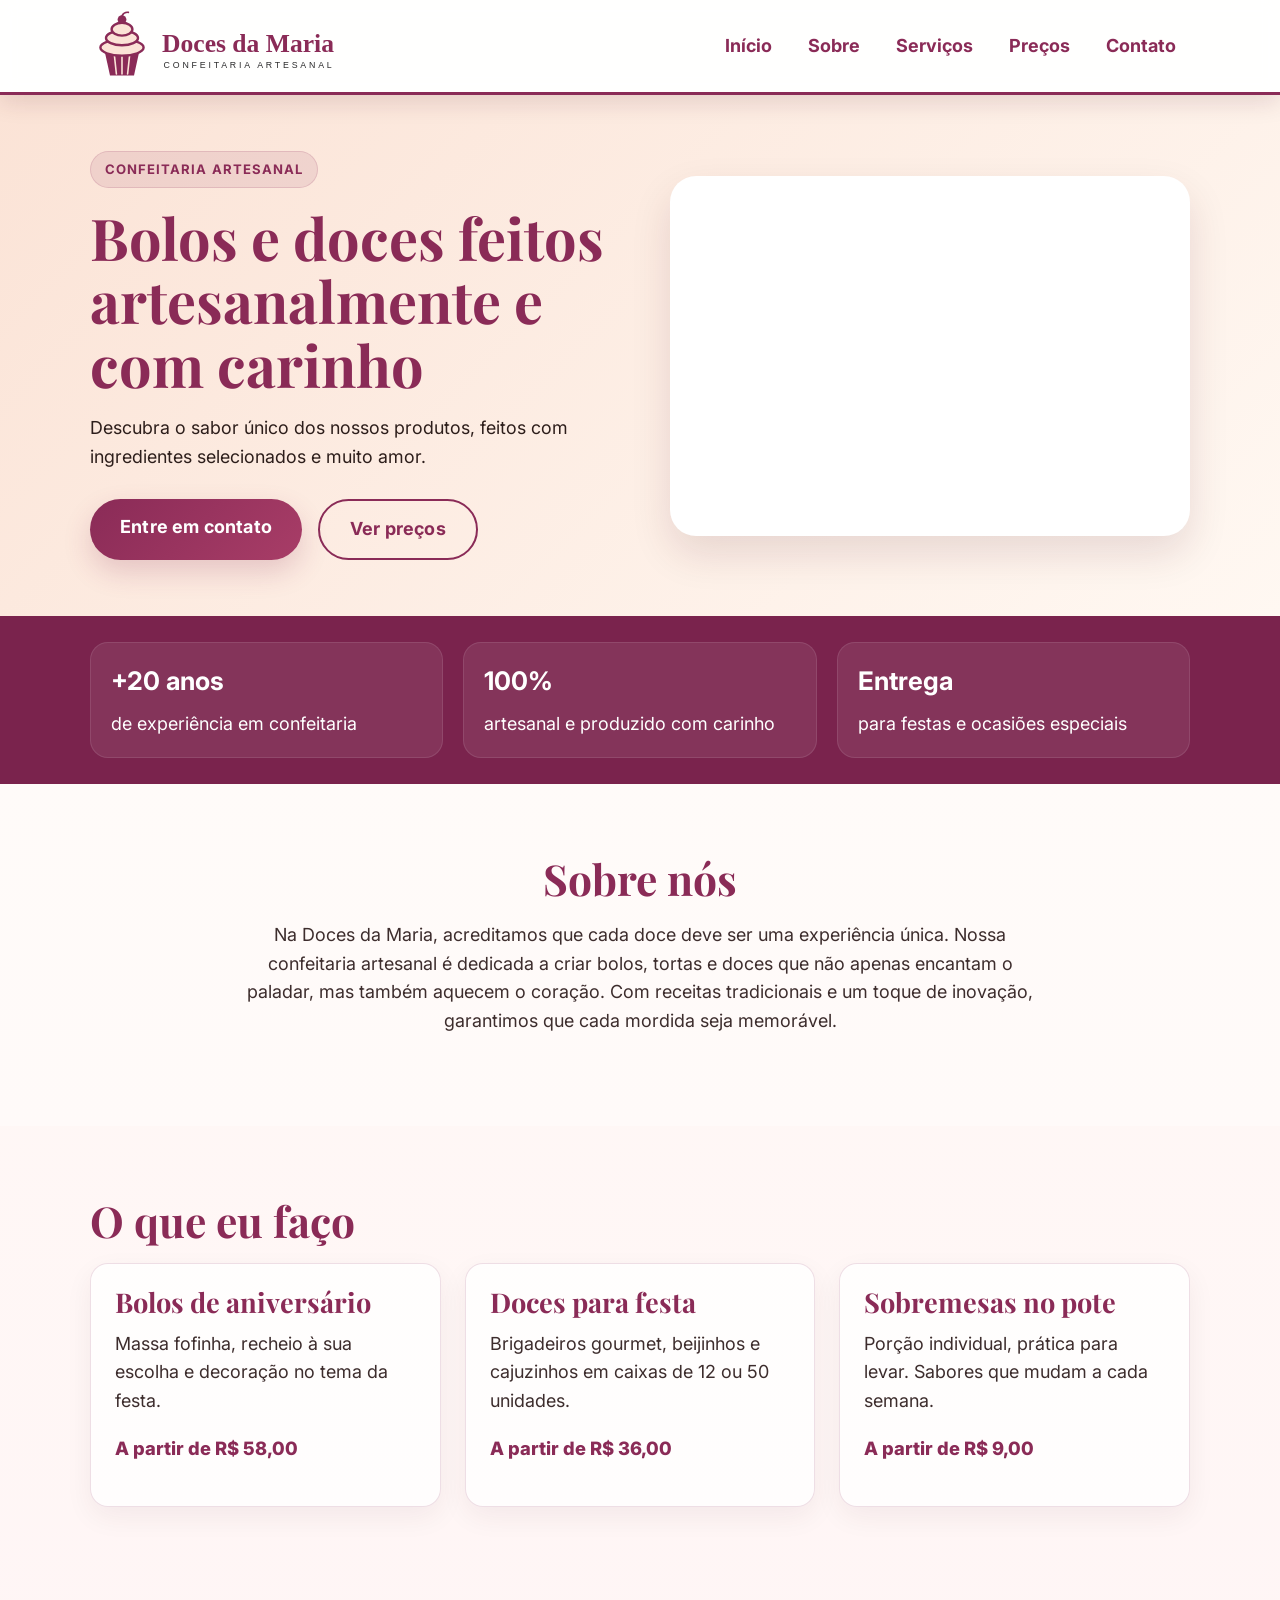
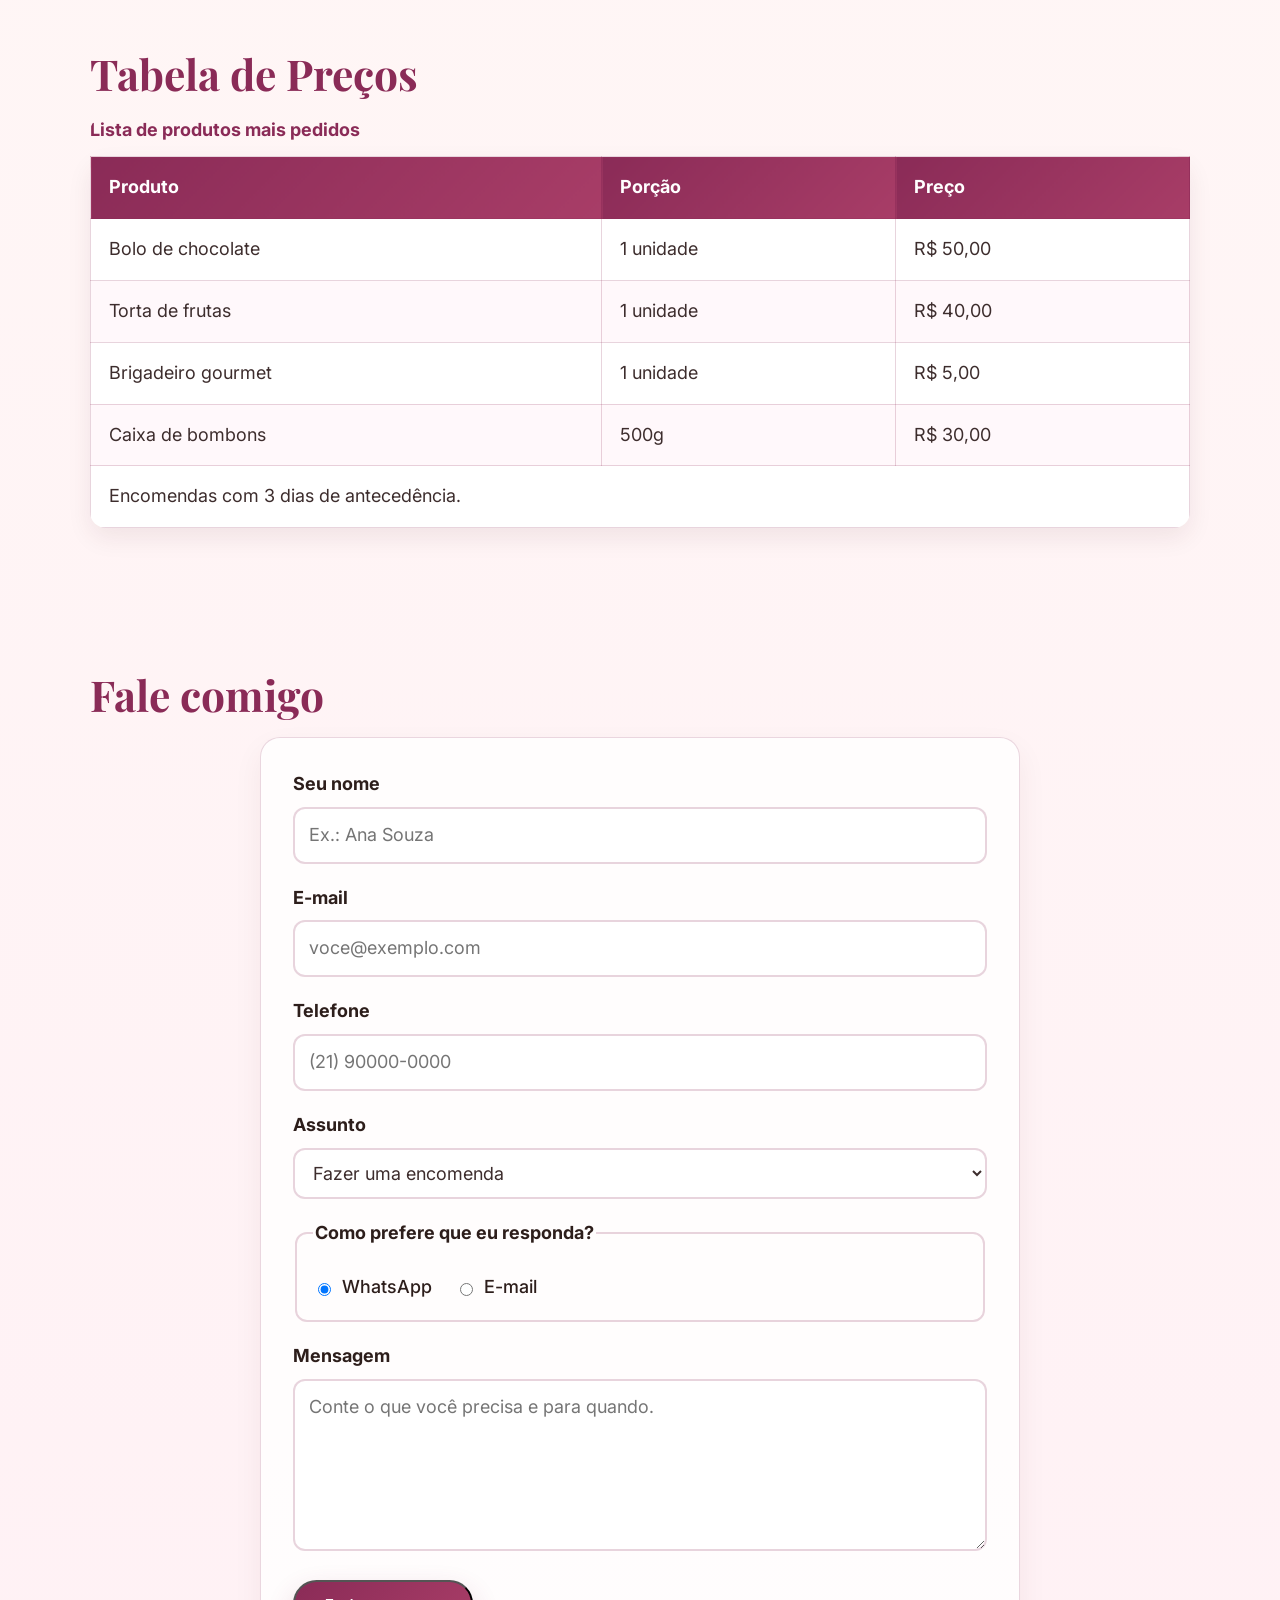
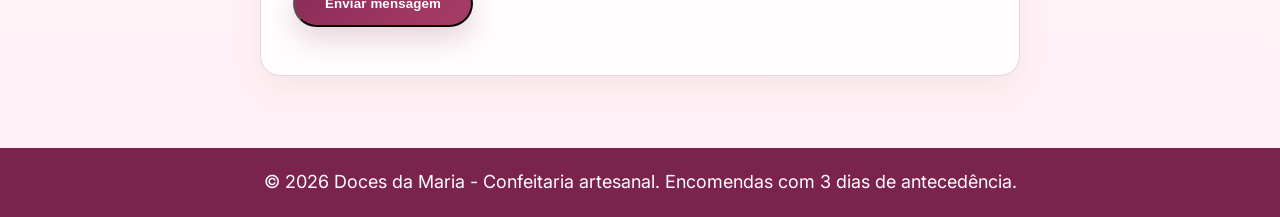
<file: index.html>
<!DOCTYPE html>
<html lang="pt-BR">
<head>
    <meta charset="UTF-8">
    <meta name="viewport" content="width=device-width, initial-scale=1.0">
    <meta name="description" content="Doces da Maria: bolos, tortas, doces para festa e sobremesas no pote feitos artesanalmente e com carinho.">
    <title>Doces da Maria - Confeitaria artesanal</title>
    <link rel="preconnect" href="https://fonts.googleapis.com">
    <link rel="preconnect" href="https://fonts.gstatic.com" crossorigin>
    <link href="https://fonts.googleapis.com/css2?family=Playfair+Display:wght@600;700;800&family=Inter:wght@400;500;600;700&display=swap" rel="stylesheet">
    <link rel="stylesheet" href="doces_maria/style.css">
</head>

<body>
    <header>
        <div class="conteudo header-inner">
            <a href="#inicio" class="logo-link" aria-label="Início">
                <img src="doces_maria/logo.svg" alt="Doces da Maria - Confeitaria artesanal" class="logo-img">
            </a>
            <nav aria-label="Menu principal" class="nav-principal">
                <a href="#inicio">Início</a>
                <a href="#sobre">Sobre</a>
                <a href="#servicos">Serviços</a>
                <a href="#precos">Preços</a>
                <a href="#contato">Contato</a>
            </nav>
        </div>
    </header>

    <main>
        <section id="inicio" class="banner">
            <div class="conteudo banner-content">
                <div class="banner-texto">
                    <span class="eyebrow">Confeitaria artesanal</span>
                    <h1>Bolos e doces feitos artesanalmente e com carinho</h1>
                    <p>Descubra o sabor único dos nossos produtos, feitos com ingredientes selecionados e muito amor.</p>
                    <div class="botoes">
                        <a class="botao" href="#contato">Entre em contato</a>
                        <a class="botao botao-secundario" href="#precos">Ver preços</a>
                    </div>
                </div>

                <div class="banner-imagem" aria-label="Galeria de fotos de doces artesanais">
                    <img src="doces_maria/bolosartesanais.jpg" alt="Bolos e doces artesanais" width="600" height="400">
                    <img src="doces_maria/bolo-cenoura-pote.jpg" alt="Bolo de cenoura no pote" width="600" height="400">
                    <img src="doces_maria/receita-pudim-pote.jpg" alt="Pudim no pote" width="600" height="400">
                </div>
            </div>
        </section>

        <section class="destaques">
            <div class="conteudo destaques-grid">
                <div class="destaque-item">
                    <strong>+20 anos</strong>
                    <span>de experiência em confeitaria</span>
                </div>
                <div class="destaque-item">
                    <strong>100%</strong>
                    <span>artesanal e produzido com carinho</span>
                </div>
                <div class="destaque-item">
                    <strong>Entrega</strong>
                    <span>para festas e ocasiões especiais</span>
                </div>
            </div>
        </section>

        <section id="sobre" class="sobre">
            <div class="conteudo">
                <h2>Sobre nós</h2>
                <p>Na Doces da Maria, acreditamos que cada doce deve ser uma experiência única. Nossa confeitaria artesanal é dedicada a criar bolos, tortas e doces que não apenas encantam o paladar, mas também aquecem o coração. Com receitas tradicionais e um toque de inovação, garantimos que cada mordida seja memorável.</p>
            </div>
        </section>

        <section id="servicos">
            <div class="conteudo">
                <h2>O que eu faço</h2>
                <div class="cards">
                    <article class="card">
                        <h3>Bolos de aniversário</h3>
                        <p>Massa fofinha, recheio à sua escolha e decoração no tema da festa.</p>
                        <p class="card-preco">A partir de R$ 58,00</p>
                    </article>
                    <article class="card">
                        <h3>Doces para festa</h3>
                        <p>Brigadeiros gourmet, beijinhos e cajuzinhos em caixas de 12 ou 50 unidades.</p>
                        <p class="card-preco">A partir de R$ 36,00</p>
                    </article>
                    <article class="card">
                        <h3>Sobremesas no pote</h3>
                        <p>Porção individual, prática para levar. Sabores que mudam a cada semana.</p>
                        <p class="card-preco">A partir de R$ 9,00</p>
                    </article>
                </div>
            </div>
        </section>

        <section id="precos" class="precos">
            <div class="conteudo">
                <h2>Tabela de Preços</h2>
                <table class="tabela">
                    <caption>Lista de produtos mais pedidos</caption>
                    <thead>
                        <tr>
                            <th scope="col">Produto</th>
                            <th scope="col">Porção</th>
                            <th scope="col">Preço</th>
                        </tr>
                    </thead>
                    <tbody>
                        <tr>
                            <td>Bolo de chocolate</td>
                            <td>1 unidade</td>
                            <td>R$ 50,00</td>
                        </tr>
                        <tr>
                            <td>Torta de frutas</td>
                            <td>1 unidade</td>
                            <td>R$ 40,00</td>
                        </tr>
                        <tr>
                            <td>Brigadeiro gourmet</td>
                            <td>1 unidade</td>
                            <td>R$ 5,00</td>
                        </tr>
                        <tr>
                            <td>Caixa de bombons</td>
                            <td>500g</td>
                            <td>R$ 30,00</td>
                        </tr>
                    </tbody>
                    <tfoot>
                        <tr>
                            <td colspan="3">Encomendas com 3 dias de antecedência.</td>
                        </tr>
                    </tfoot>
                </table>
            </div>
        </section>

        <section id="contato">
            <div class="conteudo">
                <h2>Fale comigo</h2>
                <form id="formContato" method="post" enctype="text/plain">
                    <div class="campo">
                        <label for="nome">Seu nome</label>
                        <input type="text" id="nome" name="nome" placeholder="Ex.: Ana Souza" required>
                    </div>

                    <div class="campo">
                        <label for="email">E-mail</label>
                        <input type="email" id="email" name="email" placeholder="voce@exemplo.com" required>
                    </div>

                    <div class="campo">
                        <label for="telefone">Telefone</label>
                        <input type="tel" id="telefone" name="telefone" placeholder="(21) 90000-0000">
                    </div>

                    <div class="campo">
                        <label for="assunto">Assunto</label>
                        <select id="assunto" name="assunto">
                            <option value="encomenda">Fazer uma encomenda</option>
                            <option value="orcamento">Pedir um orçamento</option>
                            <option value="duvida">Tirar uma dúvida</option>
                        </select>
                    </div>

                    <fieldset class="campo">
                        <legend>Como prefere que eu responda?</legend>
                        <label class="opcao"><input type="radio" name="resposta" value="whatsapp" checked> WhatsApp</label>
                        <label class="opcao"><input type="radio" name="resposta" value="email"> E-mail</label>
                    </fieldset>

                    <div class="campo">
                        <label for="mensagem">Mensagem</label>
                        <textarea id="mensagem" name="mensagem" rows="5" placeholder="Conte o que você precisa e para quando."></textarea>
                    </div>

                    <button type="submit" class="botao">Enviar mensagem</button>
                    <p class="status" id="statusMensagem" aria-live="polite"></p>
                </form>
            </div>
        </section>
    </main>

    <footer>
        <p>&copy; <span id="anoAtual"></span> Doces da Maria - Confeitaria artesanal. Encomendas com 3 dias de antecedência.</p>
    </footer>

    <script>
        document.getElementById('anoAtual').textContent = new Date().getFullYear();

        const form = document.getElementById('formContato');
        const statusMensagem = document.getElementById('statusMensagem');

        form.addEventListener('submit', function (event) {
            event.preventDefault();

            const nome = document.getElementById('nome').value.trim();
            const email = document.getElementById('email').value.trim();
            const telefone = document.getElementById('telefone').value.trim();
            const assunto = document.getElementById('assunto').value;
            const resposta = document.querySelector('input[name="resposta"]:checked').value;
            const mensagem = document.getElementById('mensagem').value.trim();

            const corpo = [
                'Olá, Doces da Maria!',
                '',
                `Nome: ${nome}`,
                `E-mail: ${email}`,
                `Telefone: ${telefone || 'Não informado'}`,
                `Assunto: ${assunto}`,
                `Como prefere resposta: ${resposta}`,
                '',
                'Mensagem:',
                mensagem || 'Nenhuma mensagem informada.'
            ].join('\n');

            const link = `mailto:contato@docesdamaria.com.br?subject=${encodeURIComponent('Contato - ' + assunto)}&body=${encodeURIComponent(corpo)}`;

            statusMensagem.textContent = 'Abrindo seu cliente de e-mail para enviar a mensagem.';
            window.location.href = link;
        });
    </script>
</body>
</html>
</file>
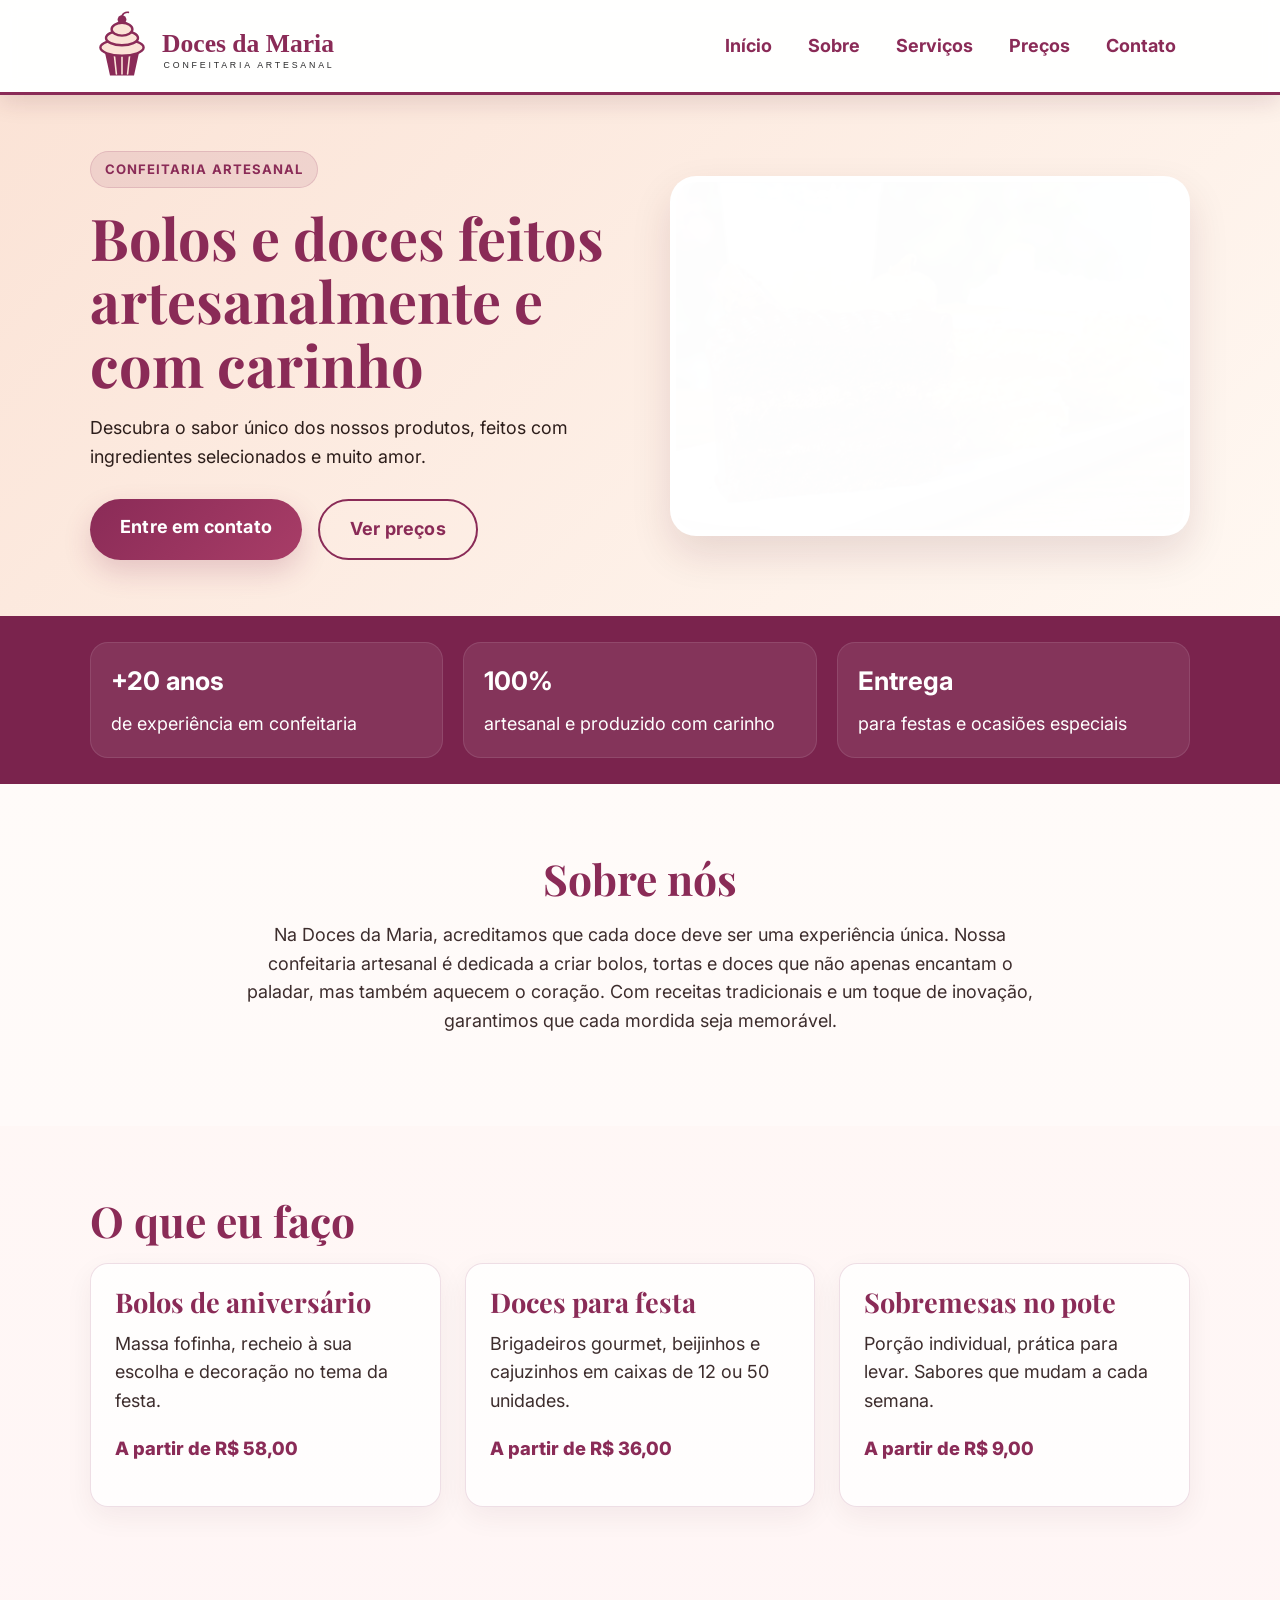
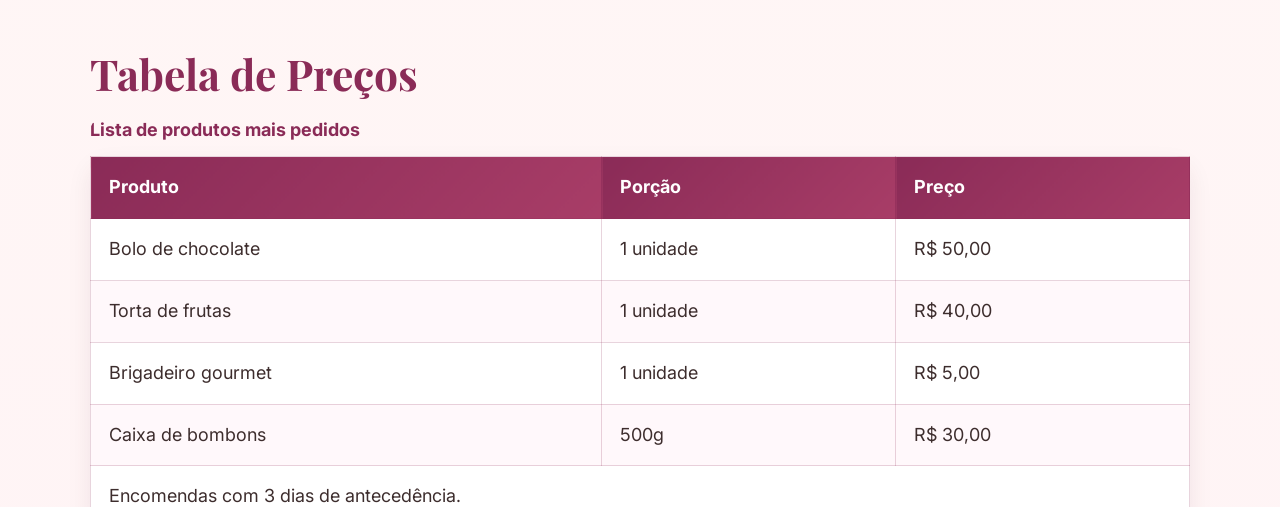
<file: doces_maria/index.html>
<!DOCTYPE html>
<html lang="pt-BR">
<head>
    <meta charset="UTF-8">
    <meta http-equiv="refresh" content="0; url=../">
    <meta name="viewport" content="width=device-width, initial-scale=1.0">
    <title>Doces da Maria</title>
</head>
<body>
    <p>Redirecionando para a página principal...</p>
</body>
</html>
</file>
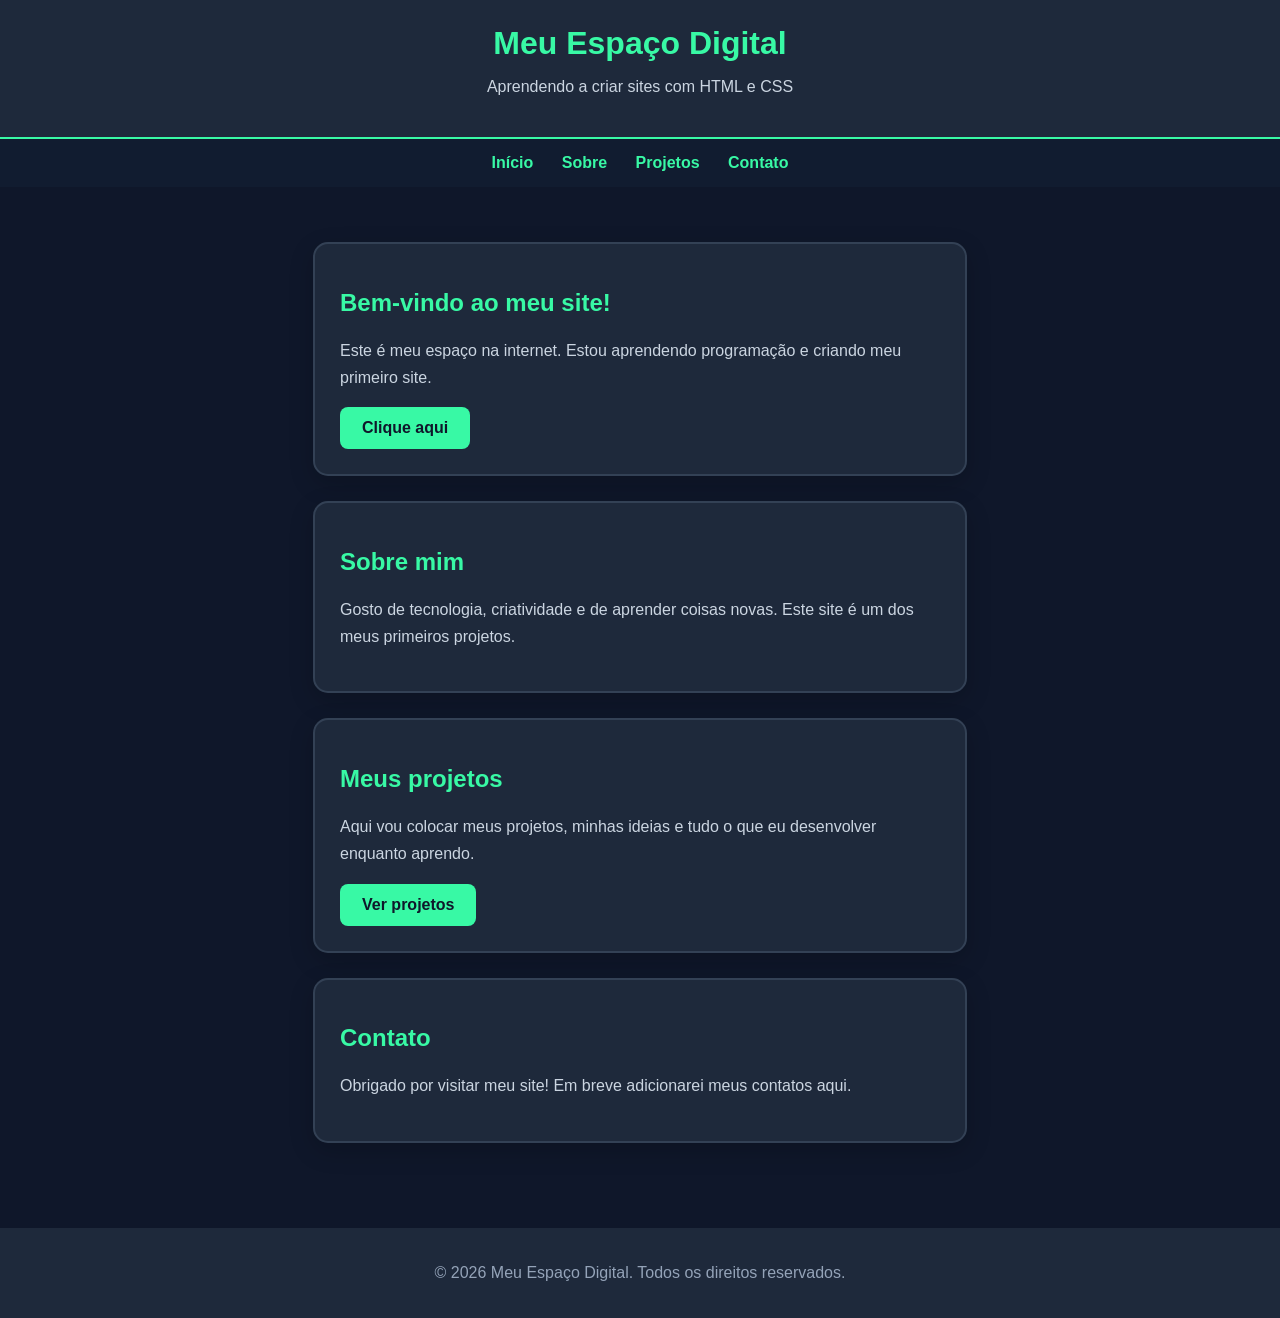
<file: index2.html>
<!DOCTYPE html>
<html lang="pt-BR">
<head>
    <meta charset="UTF-8">
    <meta name="viewport" content="width=device-width, initial-scale=1.0">
    <title>Meu Espaço Digital</title>

    <style>
        /* Configuração geral */
        body {
            font-family: Arial, sans-serif;
            background-color: #0f172a;
            color: #f1f5f9;
            margin: 0;
            padding: 0;
        }

        /* Cabeçalho */
        header {
            background-color: #1e293b;
            padding: 25px;
            text-align: center;
            border-bottom: 2px solid #38f9a5;
        }

        header h1 {
            color: #38f9a5;
            margin: 0;
            font-size: 32px;
        }

        header p {
            color: #cbd5e1;
        }

        /* Menu de navegação */
        nav {
            text-align: center;
            padding: 15px;
            background-color: #111c30;
        }

        nav a {
            color: #38f9a5;
            text-decoration: none;
            margin: 0 12px;
            font-weight: bold;
        }

        nav a:hover {
            color: white;
        }

        /* Conteúdo principal */
        main {
            padding: 30px 20px;
        }

        .card {
            background-color: #1e293b;
            padding: 25px;
            max-width: 600px;
            margin: 25px auto;
            border-radius: 15px;
            border: 2px solid #334155;
            box-shadow: 0 8px 25px #00000030;
            transition: 0.3s;
        }

        .card:hover {
            transform: translateY(-5px);
            border-color: #38f9a5;
        }

        .card h2 {
            color: #38f9a5;
        }

        .card p {
            color: #cbd5e1;
            line-height: 1.7;
        }

        /* Botão */
        button {
            background-color: #38f9a5;
            color: #0f172a;
            border: none;
            padding: 12px 22px;
            border-radius: 8px;
            font-size: 16px;
            font-weight: bold;
            cursor: pointer;
            transition: 0.3s;
        }

        button:hover {
            background-color: #20d98a;
            transform: scale(1.05);
        }

        /* Rodapé */
        footer {
            text-align: center;
            padding: 20px;
            margin-top: 30px;
            background-color: #1e293b;
            color: #94a3b8;
        }

        /* Ajuste para celulares */
        @media (max-width: 600px) {
            header h1 {
                font-size: 26px;
            }

            nav a {
                display: inline-block;
                margin: 8px;
            }

            .card {
                padding: 18px;
            }
        }
    </style>
</head>

<body>

    <header>
        <h1>Meu Espaço Digital</h1>
        <p>Aprendendo a criar sites com HTML e CSS</p>
    </header>

    <nav>
        <a href="#inicio">Início</a>
        <a href="#sobre">Sobre</a>
        <a href="#projetos">Projetos</a>
        <a href="#contato">Contato</a>
    </nav>

    <main>
        <section id="inicio" class="card">
            <h2>Bem-vindo ao meu site!</h2>
            <p>
                Este é meu espaço na internet. Estou aprendendo
                programação e criando meu primeiro site.
            </p>
            <button onclick="alert('Obrigado por visitar meu site!')">
                Clique aqui
            </button>
        </section>

        <section id="sobre" class="card">
            <h2>Sobre mim</h2>
            <p>
                Gosto de tecnologia, criatividade e de aprender
                coisas novas. Este site é um dos meus primeiros projetos.
            </p>
        </section>

        <section id="projetos" class="card">
            <h2>Meus projetos</h2>
            <p>
                Aqui vou colocar meus projetos, minhas ideias
                e tudo o que eu desenvolver enquanto aprendo.
            </p>
            <button onclick="alert('Em breve teremos novidades!')">
                Ver projetos
            </button>
        </section>

        <section id="contato" class="card">
            <h2>Contato</h2>
            <p>
                Obrigado por visitar meu site!
                Em breve adicionarei meus contatos aqui.
            </p>
        </section>
    </main>

    <footer>
        <p>&copy; 2026 Meu Espaço Digital. Todos os direitos reservados.</p>
    </footer>

</body>
</html>
</file>
<file: doces_maria/style.css>
:root {
    --pink-900: #7a234d;
    --pink-800: #8a2b57;
    --pink-700: #a83d67;
    --pink-100: #fbe7ef;
    --rose-100: #fff1f5;
    --cream: #fffaf6;
    --sand: #f4d7c7;
    --brown-900: #2d1e1b;
    --text: #3d2d2d;
    --white: #ffffff;
    --shadow: rgba(72, 18, 41, 0.12);
}

* {
    box-sizing: border-box;
}

html {
    scroll-behavior: smooth;
}

body {
    margin: 0;
    font-family: "Inter", Arial, sans-serif;
    font-size: 18px;
    line-height: 1.6;
    color: var(--text);
    background: linear-gradient(180deg, #fffaf6 0%, #fff1f5 100%);
}

img {
    display: block;
    max-width: 100%;
    height: auto;
}

a {
    color: var(--pink-800);
    text-decoration: none;
}

h1, h2, h3 {
    font-family: "Playfair Display", Georgia, serif;
    color: var(--pink-800);
    margin-top: 0;
    line-height: 1.1;
}

h2 {
    font-size: clamp(2rem, 1.7rem + 1.2vw, 3rem);
    margin-bottom: 18px;
}

p {
    margin-top: 0;
}

section {
    padding: 72px 24px;
    scroll-margin-top: 110px;
}

.conteudo {
    width: min(1100px, 100%);
    margin: 0 auto;
}

header {
    position: sticky;
    top: 0;
    z-index: 20;
    background: rgba(255, 255, 255, 0.9);
    backdrop-filter: blur(8px);
    border-bottom: 3px solid var(--pink-800);
    box-shadow: 0 8px 22px var(--shadow);
}

.header-inner {
    display: flex;
    align-items: center;
    justify-content: space-between;
    gap: 16px;
    min-height: 92px;
}

.logo-link {
    display: inline-flex;
    align-items: center;
}

.logo-img {
    height: 72px;
    width: auto;
}

.nav-principal {
    display: flex;
    flex-wrap: wrap;
    justify-content: flex-end;
    gap: 8px;
}

.nav-principal a {
    display: inline-block;
    padding: 10px 14px;
    border-radius: 999px;
    font-weight: 700;
    color: var(--pink-800);
    transition: 0.2s ease;
}

.nav-principal a:hover,
.nav-principal a:focus-visible {
    background: var(--pink-800);
    color: var(--white);
}

.banner {
    background: linear-gradient(135deg, #fbe3d6 0%, #fff8f2 100%);
    padding-top: 56px;
    padding-bottom: 56px;
}

.banner-content {
    display: flex;
    align-items: center;
    justify-content: space-between;
    gap: 40px;
    flex-wrap: wrap;
}

.banner-texto {
    flex: 1 1 440px;
}

.eyebrow {
    display: inline-block;
    background: rgba(138, 43, 87, 0.1);
    color: var(--pink-800);
    border: 1px solid rgba(138, 43, 87, 0.15);
    border-radius: 999px;
    padding: 7px 14px;
    margin-bottom: 18px;
    font-size: 0.82rem;
    font-weight: 700;
    letter-spacing: 0.08em;
    text-transform: uppercase;
}

.banner h1 {
    font-size: clamp(2.7rem, 2rem + 2vw, 5rem);
    margin-bottom: 18px;
}

.banner p {
    font-size: 1.12rem;
    max-width: 600px;
    color: var(--brown-900);
}

.botoes {
    display: flex;
    flex-wrap: wrap;
    gap: 16px;
    margin-top: 28px;
}

.botao {
    display: inline-block;
    background: linear-gradient(135deg, var(--pink-800), var(--pink-700));
    color: var(--white);
    padding: 14px 30px;
    border-radius: 999px;
    font-weight: 700;
    letter-spacing: 0.01em;
    box-shadow: 0 12px 28px rgba(138, 43, 87, 0.2);
    transition: transform 0.2s ease, box-shadow 0.2s ease;
}

.botao:hover,
.botao:focus-visible {
    transform: translateY(-2px);
    box-shadow: 0 16px 32px rgba(138, 43, 87, 0.28);
}

.botao-secundario {
    background: transparent;
    color: var(--pink-800);
    border: 2px solid var(--pink-800);
    box-shadow: none;
}

.banner-imagem {
    position: relative;
    flex: 1 1 420px;
    min-height: 360px;
    border-radius: 26px;
    overflow: hidden;
    box-shadow: 0 18px 40px rgba(71, 19, 36, 0.12);
    border: 6px solid rgba(255, 255, 255, 0.7);
    background: #fff;
}

.banner-imagem img {
    position: absolute;
    inset: 0;
    width: 100%;
    height: 100%;
    object-fit: cover;
    opacity: 0;
    animation: passar 12s infinite;
}

.banner-imagem img:nth-child(2) { animation-delay: 4s; }
.banner-imagem img:nth-child(3) { animation-delay: 8s; }

@keyframes passar {
    0% { opacity: 0; }
    8% { opacity: 1; }
    33% { opacity: 1; }
    41% { opacity: 0; }
    100% { opacity: 0; }
}

.destaques {
    background: var(--pink-900);
    color: var(--white);
    padding-top: 26px;
    padding-bottom: 26px;
}

.destaques-grid {
    display: grid;
    grid-template-columns: repeat(3, minmax(180px, 1fr));
    gap: 20px;
}

.destaque-item {
    background: rgba(255,255,255,0.08);
    border: 1px solid rgba(255,255,255,0.1);
    border-radius: 18px;
    padding: 18px 20px;
}

.destaque-item strong,
.destaque-item span {
    display: block;
}

.destaque-item strong {
    font-size: 1.6rem;
    margin-bottom: 8px;
    color: var(--white);
}

.sobre {
    background: rgba(255,255,255,0.32);
}

.sobre .conteudo {
    max-width: 800px;
    text-align: center;
}

.cards {
    display: grid;
    grid-template-columns: repeat(3, minmax(220px, 1fr));
    gap: 24px;
}

.card {
    background: rgba(255,255,255,0.8);
    border: 1px solid rgba(138,43,87,0.15);
    border-radius: 18px;
    padding: 24px;
    box-shadow: 0 10px 28px rgba(70, 22, 40, 0.06);
}

.card h3 {
    font-size: 1.7rem;
    margin-bottom: 12px;
}

.card-preco {
    margin-top: 18px;
    font-weight: 800;
    color: var(--pink-800);
    font-size: 1.15rem;
}

.tabela {
    width: 100%;
    border-collapse: collapse;
    background: var(--white);
    border-radius: 16px;
    overflow: hidden;
    box-shadow: 0 10px 24px rgba(80, 26, 39, 0.08);
}

.tabela th,
.tabela td {
    text-align: left;
    padding: 16px 18px;
    border: 1px solid rgba(138,43,87,0.2);
}

.tabela thead th {
    background: linear-gradient(135deg, var(--pink-800), var(--pink-700));
    color: var(--white);
}

.tabela tbody tr:nth-child(even) {
    background: #fff8fb;
}

.tabela tbody tr:hover {
    background: #fbe7ef;
}

.tabela caption {
    text-align: left;
    margin-bottom: 12px;
    font-weight: 700;
    color: var(--pink-800);
}

#contato form {
    max-width: 760px;
    margin: 0 auto;
    background: rgba(255,255,255,0.8);
    border: 1px solid rgba(138,43,87,0.18);
    border-radius: 20px;
    box-shadow: 0 12px 30px rgba(80, 26, 39, 0.06);
    padding: 32px;
}

.campo {
    margin-bottom: 20px;
}

.campo label,
legend {
    display: block;
    margin-bottom: 8px;
    font-weight: 700;
    color: var(--brown-900);
}

.campo input[type="text"],
.campo input[type="email"],
.campo input[type="tel"],
.campo select,
.campo textarea {
    width: 100%;
    border: 2px solid rgba(138,43,87,0.2);
    border-radius: 12px;
    padding: 12px 14px;
    font: inherit;
    background: var(--white);
    color: var(--text);
    transition: border-color 0.2s ease, box-shadow 0.2s ease;
}

.campo input:focus,
.campo select:focus,
.campo textarea:focus {
    outline: none;
    border-color: var(--pink-800);
    box-shadow: 0 0 0 4px rgba(138,43,87,0.1);
}

fieldset {
    border: 2px solid rgba(138,43,87,0.2);
    border-radius: 12px;
    padding: 18px 16px 8px;
}

.campo label.opcao {
    display: inline-flex;
    align-items: center;
    gap: 8px;
    font-weight: 500;
    margin-right: 18px;
    margin-bottom: 10px;
}

.status {
    margin-top: 16px;
    font-size: 0.96rem;
    color: var(--pink-800);
    font-weight: 600;
}

footer {
    background: var(--pink-900);
    color: var(--white);
    text-align: center;
    padding: 20px 24px;
}

footer p {
    margin: 0;
}

:focus-visible {
    outline: 4px solid rgba(41, 132, 255, 0.7);
    outline-offset: 3px;
}

@media (max-width: 760px) {
    body {
        font-size: 17px;
    }

    .header-inner {
        flex-direction: column;
        justify-content: center;
        padding: 16px 0;
    }

    .nav-principal {
        justify-content: center;
    }

    .banner-content,
    .cards,
    .destaques-grid {
        grid-template-columns: 1fr;
    }

    .banner-content {
        display: block;
    }

    .banner-imagem {
        min-height: 300px;
        margin-top: 26px;
    }

    .cards {
        display: grid;
    }

    .tabela th,
    .tabela td {
        padding: 10px 8px;
    }

    #contato form {
        padding: 20px 16px;
    }
}

@media (prefers-reduced-motion: reduce) {
    html {
        scroll-behavior: auto;
    }

    .banner-imagem img {
        animation: none;
        opacity: 1;
    }

    .botao,
    .nav-principal a {
        transition: none;
    }
}
</file>
